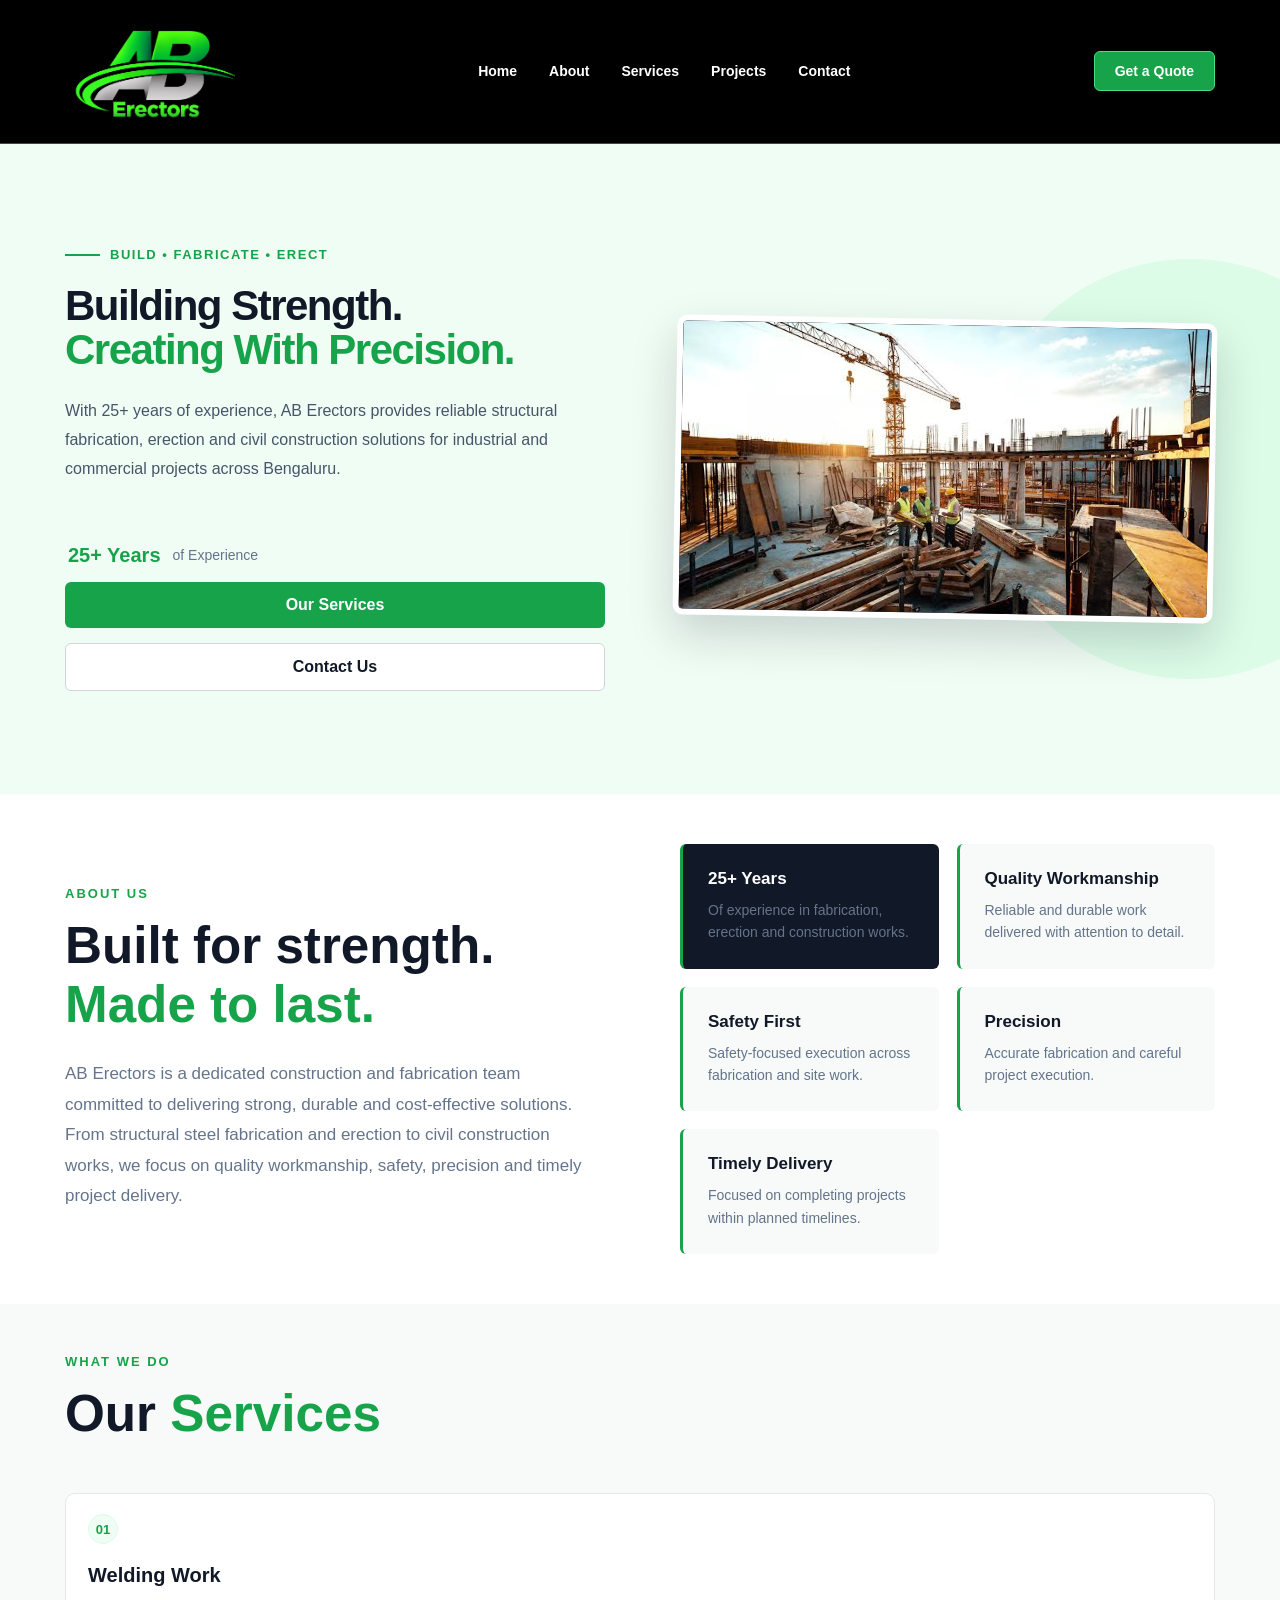
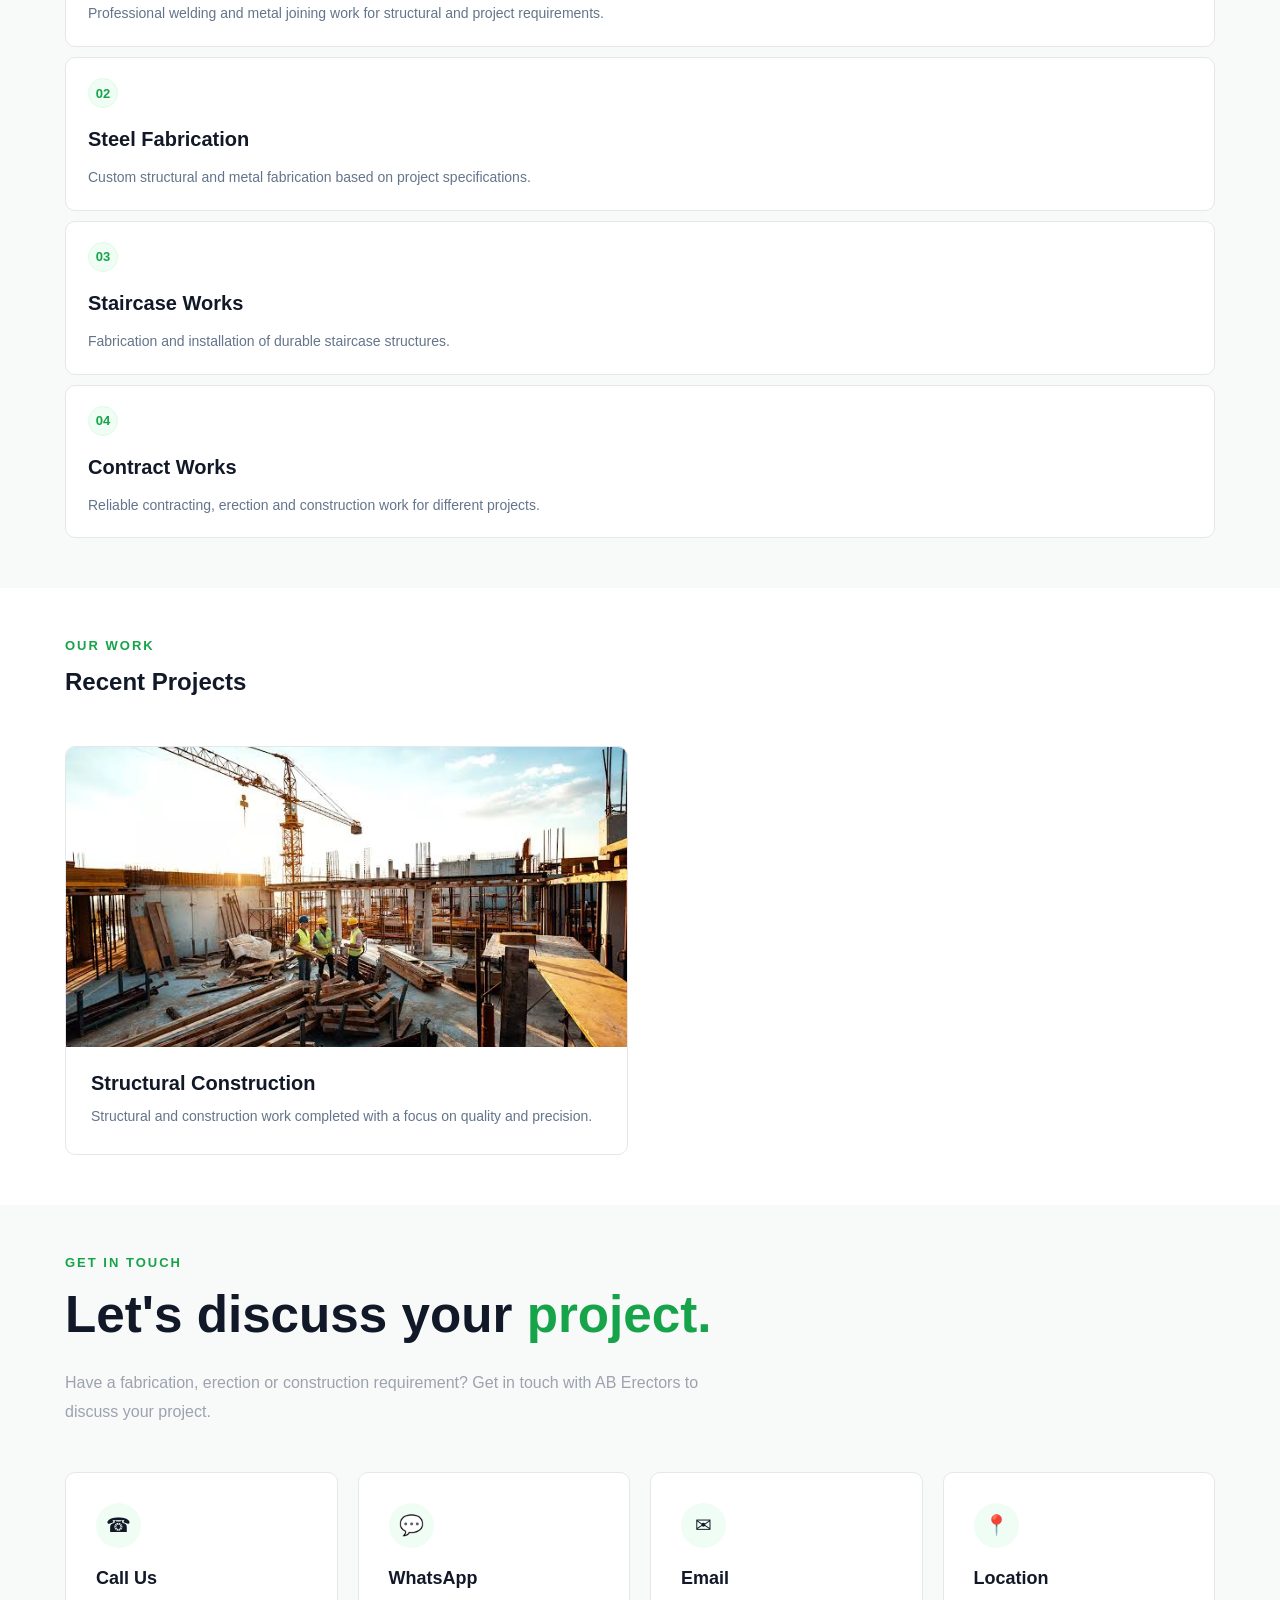
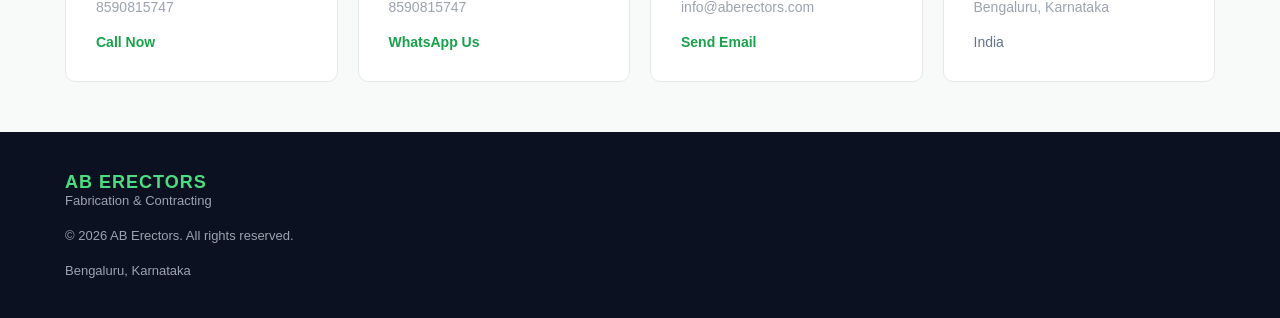
<file: index.html>
<!doctype html>
<html lang="en">
  <head>
    <meta charset="UTF-8" />
    <meta name="viewport" content="width=device-width, initial-scale=1.0" />

    <title>AB Erectors | Fabrication & Contracting</title>

    <link rel="stylesheet" href="style.css" />
  </head>

  <body>
    <!-- NAVBAR -->
    <header class="navbar">
      <div class="container nav-container">
        <a href="#" class="logo">
          <img src="images/ab-erectors-logo.png" alt="AB Erectors" />
        </a>

        <nav class="nav-links">
          <a href="#home">Home</a>
          <a href="#about">About</a>
          <a href="#services">Services</a>
          <a href="#projects">Projects</a>
          <a href="#contact">Contact</a>
        </nav>

        <a href="#contact" class="nav-button"> Get a Quote </a>
        <button class="menu-toggle">☰</button>
      </div>
    </header>

    <!-- HERO -->
    <main>
      <section class="hero" id="home">
        <div class="container hero-container">
          <div class="hero-content">
            <p class="hero-tag">
              <span></span>
              BUILD • FABRICATE • ERECT
            </p>

            <h1>
              Building Strength.
              <br />
              <span>Creating With Precision.</span>
            </h1>
            <p class="hero-description">
              With 25+ years of experience, AB Erectors provides reliable
              structural fabrication, erection and civil construction solutions
              for industrial and commercial projects across Bengaluru.
            </p>

            <div class="hero-buttons">
              <div class="hero-experience">
                <strong>25+ Years</strong>
                <span>of Experience</span>
              </div>
              <a href="#services" class="btn primary-btn"> Our Services </a>

              <a href="#contact" class="btn secondary-btn"> Contact Us </a>
            </div>
          </div>

          <div class="hero-image">
            <div class="image-card">
              <img
                src="images/ab-erectors-review1.jpg"
                alt="AB Erectors Construction Project"
              />
            </div>
          </div>
        </div>
      </section>

      <!-- ABOUT -->
      <section class="about" id="about">
        <div class="container about-container">
          <div class="about-content">
            <p class="section-tag">ABOUT US</p>

            <h2>
              Built for strength.
              <span>Made to last.</span>
            </h2>

            <p class="about-text">
              AB Erectors is a dedicated construction and fabrication team
              committed to delivering strong, durable and cost-effective
              solutions.
            </p>

            <p class="about-text">
              From structural steel fabrication and erection to civil
              construction works, we focus on quality workmanship, safety,
              precision and timely project delivery.
            </p>
          </div>
          <div class="about-highlights">
            <div class="highlight-card experience-card">
              <h3>25+ Years</h3>
              <p>
                Of experience in fabrication, erection and construction works.
              </p>
            </div>

            <div class="highlight-card">
              <h3>Quality Workmanship</h3>
              <p>
                Reliable and durable work delivered with attention to detail.
              </p>
            </div>

            <div class="highlight-card">
              <h3>Safety First</h3>
              <p>Safety-focused execution across fabrication and site work.</p>
            </div>

            <div class="highlight-card">
              <h3>Precision</h3>
              <p>Accurate fabrication and careful project execution.</p>
            </div>

            <div class="highlight-card">
              <h3>Timely Delivery</h3>
              <p>Focused on completing projects within planned timelines.</p>
            </div>
          </div>
        </div>
      </section>

      <!-- SERVICES -->
      <section class="services" id="services">
        <div class="container">
          <p class="section-tag">WHAT WE DO</p>

          <h2>Our <span>Services</span></h2>

          <div class="service-grid">
            <div class="service-card">
              <div class="service-number">01</div>
              <h3>Welding Work</h3>
              <p>
                Professional welding and metal joining work for structural and
                project requirements.
              </p>
            </div>

            <div class="service-card">
              <div class="service-number">02</div>
              <h3>Steel Fabrication</h3>
              <p>
                Custom structural and metal fabrication based on project
                specifications.
              </p>
            </div>

            <div class="service-card">
              <div class="service-number">03</div>
              <h3>Staircase Works</h3>
              <p>
                Fabrication and installation of durable staircase structures.
              </p>
            </div>

            <div class="service-card">
              <div class="service-number">04</div>
              <h3>Contract Works</h3>
              <p>
                Reliable contracting, erection and construction work for
                different projects.
              </p>
            </div>
          </div>
        </div>
      </section>
      <!-- PROJECTS -->
      <section class="projects" id="projects">
        <div class="container">
          <p class="section-tag">OUR WORK</p>

          <h2>Recent <span>Projects</span></h2>

          <div class="project-grid">
            <div class="project-card">
              <img
                src="images/ab-erectors-review1.jpg"
                alt="AB Erectors Project"
              />

              <div class="project-info">
                <h3>Structural Construction</h3>
                <p>
                  Structural and construction work completed with a focus on
                  quality and precision.
                </p>
              </div>
            </div>
          </div>
        </div>
      </section>

      <!-- CONTACT -->
      <section class="contact" id="contact">
        <div class="container">
          <p class="section-tag">GET IN TOUCH</p>

          <h2>
            Let's discuss your
            <span>project.</span>
          </h2>

          <p class="contact-intro">
            Have a fabrication, erection or construction requirement? Get in
            touch with AB Erectors to discuss your project.
          </p>

          <div class="contact-grid">
            <div class="contact-card">
              <div class="contact-icon">☎</div>
              <h3>Call Us</h3>
              <p>8590815747</p>
              <a href="tel:+918590815747">Call Now</a>
            </div>

            <div class="contact-card">
              <div class="contact-icon">💬</div>
              <h3>WhatsApp</h3>
              <p>8590815747</p>
              <a href="https://wa.me/918590815747" target="_blank">
                WhatsApp Us
              </a>
            </div>

            <div class="contact-card">
              <div class="contact-icon">✉</div>
              <h3>Email</h3>
              <p>info@aberectors.com</p>
              <a href="mailto:info@aberectors.com"> Send Email </a>
            </div>

            <div class="contact-card">
              <div class="contact-icon">📍</div>
              <h3>Location</h3>
              <p>Bengaluru, Karnataka</p>
              <span>India</span>
            </div>
          </div>
        </div>
      </section>

      <!-- FOOTER -->
    </main>
    <footer>
      <div class="container footer-container">
        <div>
          <strong>AB ERECTORS</strong>
          <p>Fabrication & Contracting</p>
        </div>

        <p>© 2026 AB Erectors. All rights reserved.</p>

        <p>Bengaluru, Karnataka</p>
      </div>
    </footer>

    <script src="script.js"></script>
  </body>
</html>
</file>
<file: style.css>
/* =========================
   RESET
========================= */

* {
  margin: 0;
  padding: 0;
  box-sizing: border-box;
}

html {
  scroll-behavior: smooth;
}

body {
  font-family: Arial, Helvetica, sans-serif;
  background: #ffffff;
  color: #111827;
}

a {
  text-decoration: none;
  color: inherit;
}

.container {
  width: min(1150px, 90%);
  margin: auto;
}

/* =========================
   NAVBAR
========================= */

.navbar {
  width: 100%;
  padding: 16px 0;
  background: black;
  border-bottom: 1px solid #145c43;
  position: relative;
}

.nav-container {
  display: flex;
  align-items: center;
  justify-content: space-between;
  gap: 30px;
}

/* LOGO */

.logo {
  display: flex;
  align-items: center;
  flex-shrink: 0;
}

.logo img {
  width: 170px;
  height: auto;
  display: block;
}

/* NAV LINKS */

.nav-links {
  display: flex;
  align-items: center;
  gap: 32px;
}

.nav-links a {
  position: relative;
  font-size: 14px;
  font-weight: 600;
  color: #ffffff;
  transition: color 0.3s ease;
}

.nav-links a::after {
  content: "";
  position: absolute;
  left: 0;
  bottom: -7px;
  width: 0;
  height: 2px;
  background: darkgreen;
  transition: width 0.3s ease;
}

.nav-links a:hover {
  color: #4ade80;
}

.nav-links a:hover::after {
  width: 100%;
}

/* BUTTON */

.nav-button {
  padding: 11px 20px;
  background: #16a34a;
  color: #fff;
  border: 1px solid #4ade80;
  border-radius: 6px;
  font-size: 14px;
  font-weight: 700;
  transition: 0.3s ease;
}

.nav-button:hover {
  background: #22c55e;
  transform: translateY(-2px);
}
.menu-toggle {
  display: none;
  border: none;
  background: transparent;
  font-size: 28px;
  cursor: pointer;
  color: #111827;
}
/* =========================
   HERO
========================= */

.hero {
  min-height: 650px;
  display: flex;
  align-items: center;
  background: #f0fdf4;
  position: relative;
  overflow: hidden;
}
.hero::before {
  content: "";
  position: absolute;
  width: 420px;
  height: 420px;
  background: #dcfce7;
  border-radius: 50%;
  right: -120px;
  top: 50%;
  transform: translateY(-50%);
  z-index: 0;
}

.hero-container {
  display: flex;
  align-items: center;
  justify-content: space-between;
  gap: 70px;
  position: relative;
  z-index: 1;
}

.hero-content {
  flex: 1;
}

.hero-tag {
  display: flex;
  align-items: center;
  gap: 10px;

  color: #16a34a;
  font-size: 13px;
  font-weight: 800;
  letter-spacing: 1.5px;
  margin-bottom: 22px;
}

.hero-tag span {
  width: 35px;
  height: 2px;
  background: #16a34a;
}

.hero h1 {
  font-size: clamp(42px, 5vw, 68px);
  line-height: 1.05;
  letter-spacing: -1.5px;
  margin-bottom: 25px;
  max-width: 650px;
}

.hero h1 span {
  color: #16a34a;
}

.hero-description {
  max-width: 560px;
  color: #475569;
  line-height: 1.8;
  font-size: 16px;
  margin-bottom: 32px;
}
/* HERO BUTTONS */

.hero-buttons {
  display: flex;
  gap: 15px;
  align-items: center;
}

.btn {
  display: inline-flex;
  align-items: center;
  justify-content: center;

  padding: 14px 24px;
  border-radius: 6px;

  font-weight: 700;
  transition: 0.3s ease;
}

.primary-btn {
  background: #16a34a;
  color: white;
}

.primary-btn:hover {
  background: #15803d;
  transform: translateY(-3px);
}

.secondary-btn {
  border: 1px solid #d1d5db;
  background: white;
}

.secondary-btn:hover {
  border-color: #16a34a;
  color: #16a34a;
}

/* HERO IMAGE */

.hero-image {
  flex: 1;
}

.image-card {
  width: 100%;
  height: 430px;
  border-radius: 10px;
  overflow: hidden;
  background: #111827;
  border: 6px solid #ffffff;
  box-shadow: 0 20px 45px rgba(15, 23, 42, 0.18);
  transform: rotate(1deg);
}

.image-card img {
  width: 100%;
  height: 100%;
  object-fit: cover;
  display: block;
}

.image-placeholder {
  width: 100%;
  height: 100%;

  display: flex;
  flex-direction: column;
  align-items: center;
  justify-content: center;

  color: #16a34a;
}

.image-placeholder span {
  font-size: 80px;
  font-weight: 900;
}

.image-placeholder p {
  color: #ffffff;
  letter-spacing: 3px;
}

/* =========================
   ABOUT
========================= */

.about {
  padding: 50px 0;
}

.section-tag {
  color: #16a34a;
  font-size: 13px;
  font-weight: 800;
  letter-spacing: 2px;
  margin-bottom: 15px;
}

.about h2,
.services h2,
.contact h2 {
  font-size: clamp(35px, 4vw, 52px);
  margin-bottom: 25px;
}

.about h2 span,
.services h2 span,
.contact h2 span {
  color: #16a34a;
}

.about-text {
  max-width: 750px;
  color: #64748b;
  line-height: 1.8;
  font-size: 17px;
}

/* =========================
   SERVICES
========================= */

.services {
  padding: 50px 0;
  background: #f7faf8;
}

.service-grid {
  margin-top: 50px;

  display: grid;
  grid-template-columns: repeat(4, 1fr);
  gap: 10px;
}

.service-card {
  padding: 20px 22px;
  background: #fff;
  border: 1px solid #e5e7eb;
  border-radius: 10px;
  min-height: 140px;
  transition:
    transform 0.3s ease,
    border-color 0.3s ease,
    box-shadow 0.3s ease;
}

.service-card:hover {
  transform: translateY(-6px);
  border-color: #16a34a;
  box-shadow: 0 12px 30px rgba(15, 23, 42, 0.08);
}

.service-number {
  display: inline-flex;
  align-items: center;
  justify-content: center;
  width: 30px;
  height: 30px;
  margin-bottom: 20px;
  border-radius: 50%;
  background: #f0fdf4;
  color: #16a34a;
  font-size: 13px;
  font-weight: 800;
  border: 1px solid #dcfce7;
}

.service-card h3 {
  margin-bottom: 15px;
  font-size: 20px;
}

.service-card p {
  color: #64748b;
  line-height: 1.7;
  font-size: 14px;
}

/* =========================
   CONTACT
========================= */

.contact {
  padding: 50px 0;
}

.contact-container {
  display: flex;
  align-items: center;
  justify-content: space-between;
  gap: 50px;

  padding: 60px;
  background: #111827;
  border-radius: 12px;
}

.contact h2 {
  color: white;
}

.contact p:not(.section-tag) {
  color: #9ca3af;
}

/* =========================
   FOOTER
========================= */

footer {
  padding: 40px 0;
  background: #0b1120;
  color: #fff;
}
.footer-container {
  display: flex;
  align-items: center;
  justify-content: space-between;
  gap: 20px;
}
.footer-container strong {
  color: #4ade80;
  font-size: 18px;
  letter-spacing: 1px;
}

.footer-container p {
  color: #9ca3af;
  font-size: 13px;
}
/* =========================
   PROJECTS
========================= */

.projects {
  padding: 50px 0;
  background: #ffffff;
}

.project-grid {
  margin-top: 50px;

  display: grid;
  grid-template-columns: repeat(2, 1fr);
  gap: 25px;
}

.project-card {
  overflow: hidden;
  background: white;
  border: 1px solid #e5e7eb;
  border-radius: 10px;

  transition: 0.3s ease;
}

.project-card:hover {
  transform: translateY(-8px);
  border-color: #16a34a;
}

.project-card img {
  width: 100%;
  height: 300px;
  object-fit: cover;
  display: block;
}

.project-info {
  padding: 25px;
}

.project-info h3 {
  margin-bottom: 10px;
  font-size: 20px;
}

.project-info p {
  color: #64748b;
  line-height: 1.7;
  font-size: 14px;
}
/* =========================
   ABOUT LAYOUT
========================= */

.about-container {
  display: flex;
  align-items: center;
  justify-content: space-between;
  gap: 80px;
}

.about-content {
  flex: 1;
}

.about-highlights {
  flex: 1;
  display: grid;
  grid-template-columns: repeat(2, 1fr);
  gap: 18px;
}

.highlight-card {
  padding: 25px;
  background: #f7faf8;
  border-left: 3px solid #16a34a;
  border-radius: 6px;

  transition: 0.3s ease;
}
.experience-card {
  background: #111827;
  border-left-color: #16a34a;
}

.experience-card h3 {
  color: white;
  font-size: 24px;
}

.experience-card p {
  color: #d1d5db;
}

.highlight-card:hover {
  transform: translateY(-5px);
  background: #f0fdf4;
}
.experience-card:hover {
  background: #111827;
}

.highlight-card h3 {
  margin-bottom: 10px;
  font-size: 17px;
}

.highlight-card p {
  color: #64748b;
  font-size: 14px;
  line-height: 1.6;
}
/* =========================
   CONTACT
========================= */

.contact {
  padding: 50px 0;
  background: #f7faf8;
}

.contact-intro {
  max-width: 650px;
  color: #64748b;
  line-height: 1.8;
  margin-bottom: 45px;
  font-size: 16px;
}

.contact-grid {
  display: grid;
  grid-template-columns: repeat(4, 1fr);
  gap: 20px;
}

.contact-card {
  padding: 30px;
  background: #fff;
  border: 1px solid #e5e7eb;
  border-radius: 10px;
  min-height: 210px;
  transition:
    transform 0.3s ease,
    border-color 0.3s ease,
    box-shadow 0.3s ease;
}
.contact-card:hover {
  transform: translateY(-5px);
  border-color: #16a34a;
  box-shadow: 0 12px 30px rgba(15, 23, 42, 0.08);
}
.contact-icon {
  width: 45px;
  height: 45px;

  display: flex;
  align-items: center;
  justify-content: center;

  margin-bottom: 20px;

  background: #f0fdf4;
  border-radius: 50%;

  font-size: 20px;
}

.contact-card h3 {
  margin-bottom: 10px;
  font-size: 18px;
}

.contact-card p {
  color: #64748b;
  font-size: 14px;
  margin-bottom: 18px;
}

.contact-card span {
  color: #64748b;
  font-size: 14px;
}

.contact-card a {
  color: #16a34a;
  font-size: 14px;
  font-weight: 700;

  transition: 0.3s ease;
}

.contact-card a:hover {
  color: #15803d;
}
.contact h2 {
  color: #111827;
}
/* =========================
   HERO EXPERIENCE
========================= */

.hero-experience {
  display: flex;
  align-items: center;
  gap: 12px;
  margin-top: 28px;
  padding-left: 3px;
}

.hero-experience strong {
  color: #16a34a;
  font-size: 20px;
}

.hero-experience span {
  color: #64748b;
  font-size: 14px;
}
/* =========================
   RESPONSIVE
========================= */

@media (max-width: 900px) {
  .nav-links {
    display: none;
  }
  .nav-links.active {
    display: flex;
    flex-direction: column;
    position: absolute;
    top: 70px;
    right: 15px;
    left: auto;
    width: 170px;
    padding: 16px 18px;
    background: #fff;
    border: 1px solid #e5e7eb;
    border-radius: 8px;
    box-shadow: 0 10px 25px rgba(0, 0, 0, 0.1);
    gap: 14px;
    z-index: 1000;
  }
  .nav-links.active a {
    color: #111827;
  }

  .menu-toggle {
    display: block;
  }
  .about-container {
    flex-direction: column;
    align-items: stretch;
  }

  .hero-container {
    flex-direction: column;
    padding: 80px 0;
  }

  .hero-image {
    width: 100%;
  }

  .service-grid {
    grid-template-columns: repeat(2, 1fr);
  }
}

@media (max-width: 600px) {
  .nav-button {
    display: none;
  }
  .contact-grid {
    grid-template-columns: repeat(2, 1fr);
    gap: 12px;
  }
  .contact-card {
    padding: 22px 16px;
    min-height: 190px;
  }
}

.hero h1 {
  font-size: 42px;
}

.hero-buttons {
  flex-direction: column;
  align-items: stretch;
}

.btn {
  width: 100%;
}

.image-card {
  height: 300px;
}

.service-grid {
  grid-template-columns: 1fr;
}

.contact-container {
  flex-direction: column;
  align-items: flex-start;
  padding: 35px;
}

.footer-container {
  flex-direction: column;
  align-items: flex-start;
}
</file>
